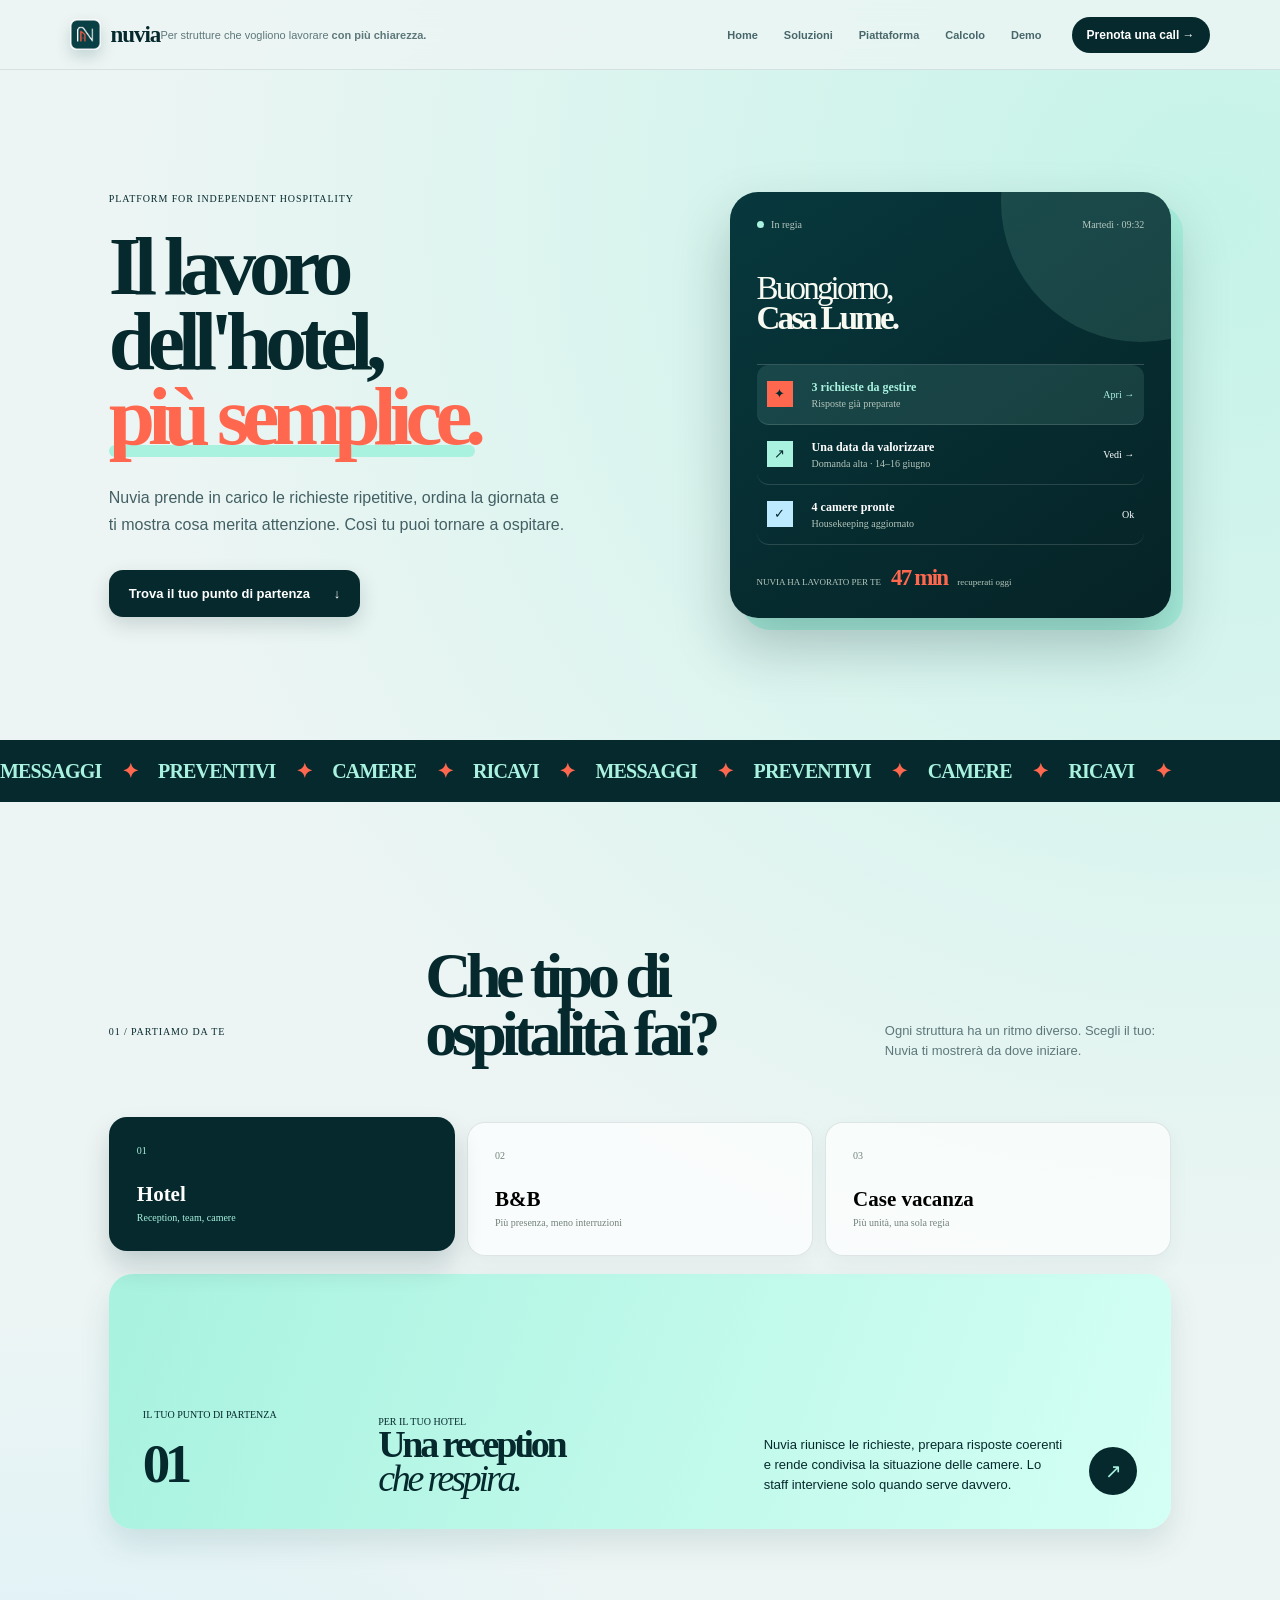
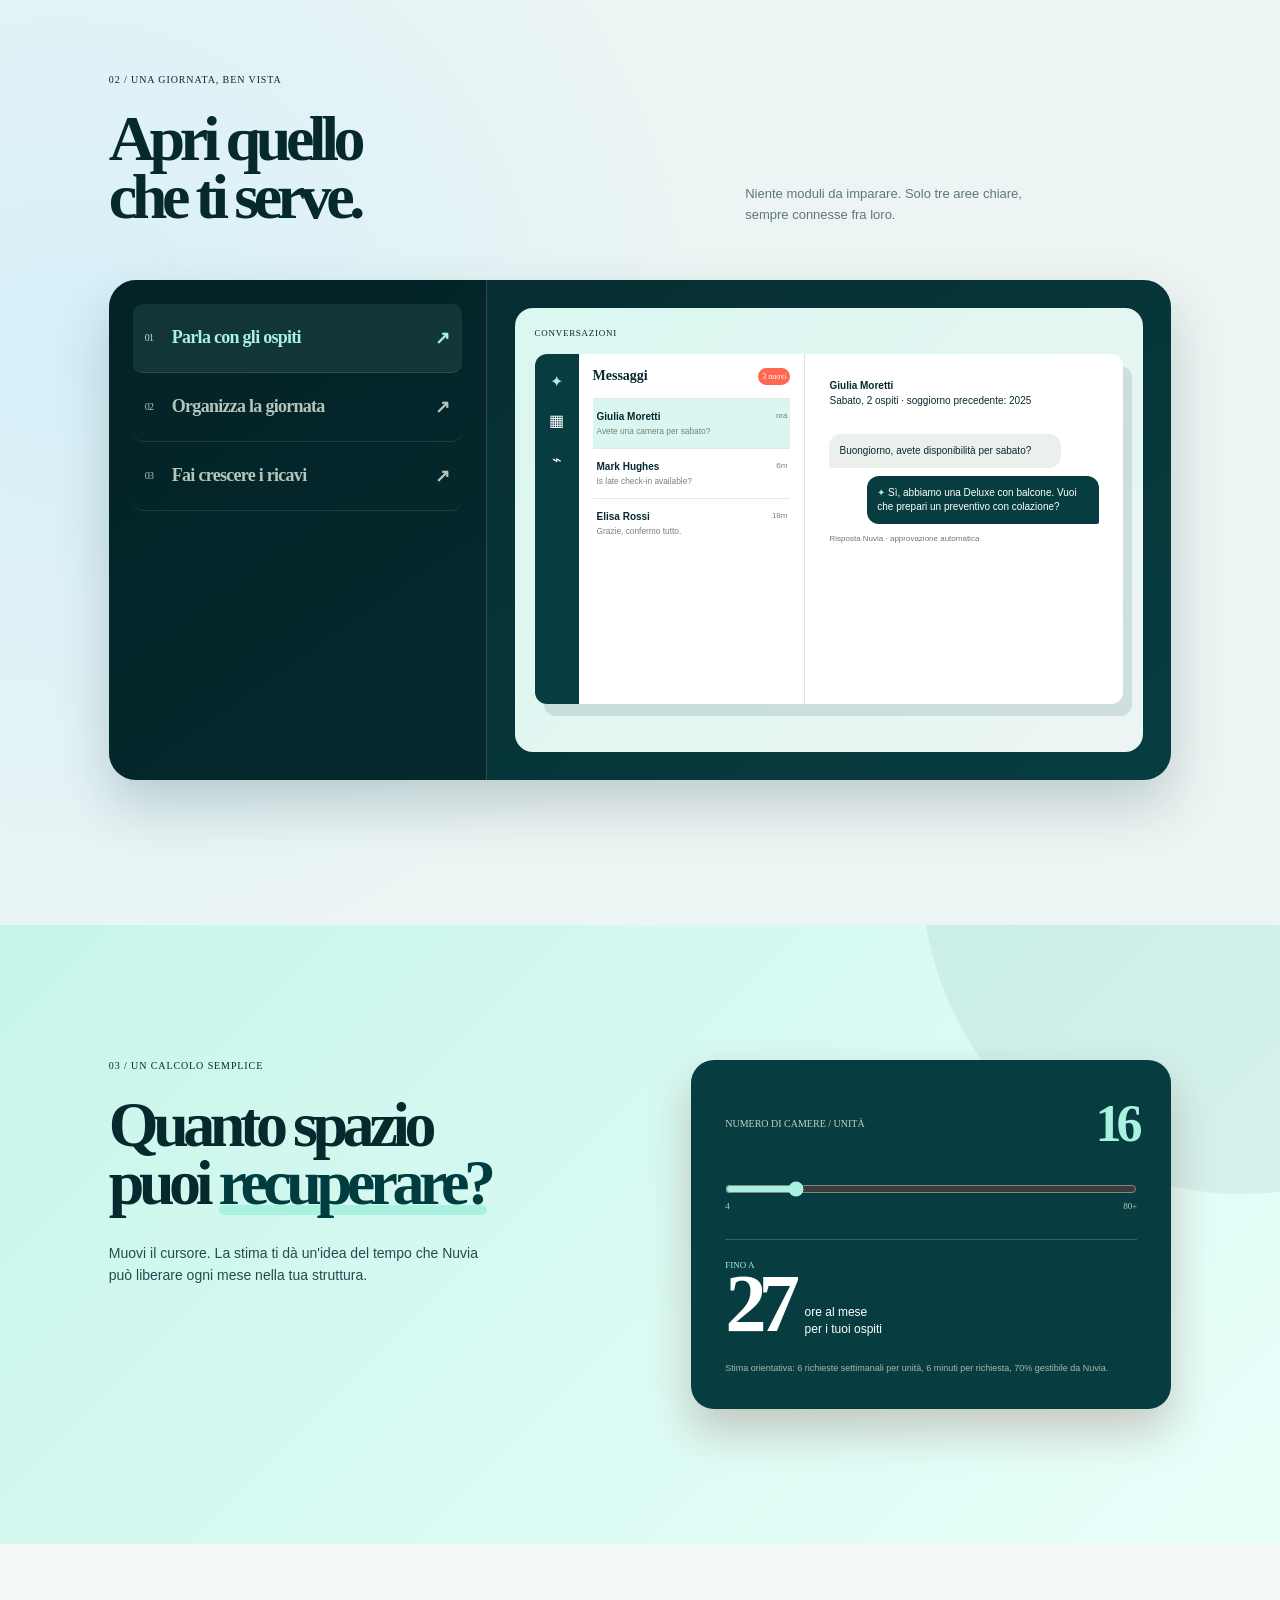
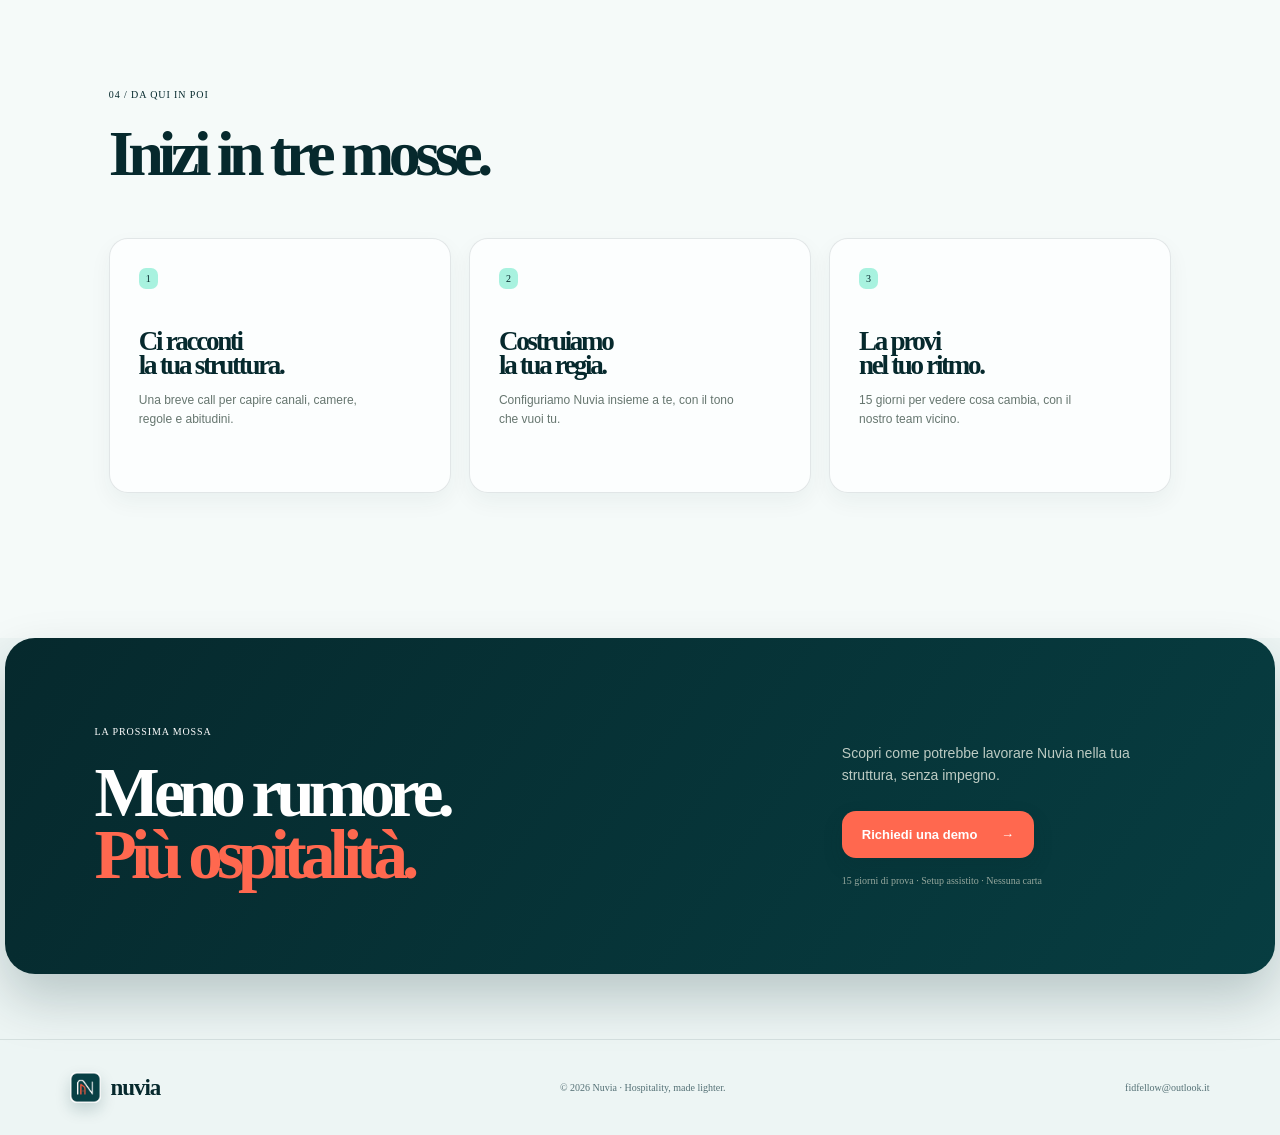
<file: nuvia/index.html>
<!doctype html>
<html lang="it"><head><meta charset="UTF-8">
<meta http-equiv="Content-Security-Policy" content="default-src 'none'; script-src 'self'; script-src-attr 'none'; style-src 'self' https://fonts.googleapis.com; font-src 'self' https://fonts.gstatic.com; img-src 'self'; connect-src 'none'; object-src 'none'; base-uri 'none'; form-action 'none'; frame-src 'none'; upgrade-insecure-requests">
<meta name="referrer" content="no-referrer"><meta name="viewport" content="width=device-width, initial-scale=1.0"><meta name="description" content="Nuvia semplifica ogni giornata nella tua struttura ricettiva."><title>Nuvia — Il lavoro dell'hotel, più semplice.</title><link rel="preconnect" href="https://fonts.googleapis.com"><link rel="preconnect" href="https://fonts.gstatic.com" crossorigin><link href="https://fonts.googleapis.com/css2?family=DM+Mono:wght@400;500&family=Manrope:wght@400;500;600;700&display=swap" rel="stylesheet"><link rel="stylesheet" href="styles.css"><link rel="stylesheet" href="contrast-fix.css"><link rel="stylesheet" href="mobile-nav.css"></head>
<body><header class="topbar"><a class="logo" href="#inizio" aria-label="Nuvia home"><img src="assets/nuvia-logo.svg" alt="Logo Nuvia">nuvia</a><p class="topbar-message">Per strutture che vogliono lavorare <b>con più chiarezza.</b></p><nav class="site-nav" aria-label="Sezioni del sito"><a href="#inizio">Home</a><a href="#configura">Soluzioni</a><a href="#prodotto">Piattaforma</a><a href="#calcolo">Calcolo</a><a href="#demo">Demo</a></nav><a class="mini-link" href="mailto:fidfellow@outlook.it?subject=Prenota%20una%20call%20Nuvia">Prenota una call <span>→</span></a><button class="menu-toggle" type="button" aria-label="Apri menu" aria-expanded="false"><span></span></button></header>
<main id="inizio"><section class="intro"><div class="intro-heading"><p class="tag">PLATFORM FOR INDEPENDENT HOSPITALITY</p><h1>Il lavoro<br>dell'hotel,<br><mark>più semplice.</mark></h1><p class="intro-copy">Nuvia prende in carico le richieste ripetitive, ordina la giornata e ti mostra cosa merita attenzione. Così tu puoi tornare a ospitare.</p><a class="primary-button" href="#configura">Trova il tuo punto di partenza <span>↓</span></a></div><div class="intro-panel"><div class="panel-top"><span class="status"><i></i> In regia</span><span>Martedì · 09:32</span></div><h2>Buongiorno,<br><b>Casa Lume.</b></h2><div class="task-list"><button class="task active"><span class="task-icon coral">✦</span><span><b>3 richieste da gestire</b><small>Risposte già preparate</small></span><strong>Apri →</strong></button><button class="task"><span class="task-icon lime">↗</span><span><b>Una data da valorizzare</b><small>Domanda alta · 14–16 giugno</small></span><strong>Vedi →</strong></button><button class="task"><span class="task-icon sky">✓</span><span><b>4 camere pronte</b><small>Housekeeping aggiornato</small></span><strong>Ok</strong></button></div><div class="panel-foot"><span>NUVIA HA LAVORATO PER TE</span><b>47 min</b><small>recuperati oggi</small></div></div></section>
<section class="marquee"><div>MESSAGGI <i>✦</i> PREVENTIVI <i>✦</i> CAMERE <i>✦</i> RICAVI <i>✦</i> MESSAGGI <i>✦</i> PREVENTIVI <i>✦</i> CAMERE <i>✦</i> RICAVI <i>✦</i></div></section>
<section id="configura" class="quick-start"><div class="section-intro"><p class="tag">01 / PARTIAMO DA TE</p><h2>Che tipo di<br>ospitalità fai?</h2><p>Ogni struttura ha un ritmo diverso. Scegli il tuo: Nuvia ti mostrerà da dove iniziare.</p></div><div class="property-picker" role="tablist"><button class="property-choice selected" data-property="hotel" role="tab" aria-selected="true"><span>01</span><b>Hotel</b><small>Reception, team, camere</small></button><button class="property-choice" data-property="bb" role="tab" aria-selected="false"><span>02</span><b>B&B</b><small>Più presenza, meno interruzioni</small></button><button class="property-choice" data-property="case" role="tab" aria-selected="false"><span>03</span><b>Case vacanza</b><small>Più unità, una sola regia</small></button></div><div class="path-card" id="property-result"><div class="path-number">IL TUO PUNTO DI PARTENZA <b>01</b></div><div><p class="result-kicker">PER IL TUO HOTEL</p><h3>Una reception<br><em>che respira.</em></h3></div><p class="result-text">Nuvia riunisce le richieste, prepara risposte coerenti e rende condivisa la situazione delle camere. Lo staff interviene solo quando serve davvero.</p><a href="#demo" class="arrow-button">↗</a></div></section>
<section class="product-area"><div class="product-head"><div><p class="tag">02 / UNA GIORNATA, BEN VISTA</p><h2>Apri quello<br>che ti serve.</h2></div><p>Niente moduli da imparare. Solo tre aree chiare, sempre connesse fra loro.</p></div><div class="product-explorer"><div class="explorer-nav" role="tablist"><button class="explorer-button selected" data-screen="inbox" role="tab" aria-selected="true"><span>01</span> Parla con gli ospiti <i>↗</i></button><button class="explorer-button" data-screen="flow" role="tab" aria-selected="false"><span>02</span> Organizza la giornata <i>↗</i></button><button class="explorer-button" data-screen="grow" role="tab" aria-selected="false"><span>03</span> Fai crescere i ricavi <i>↗</i></button></div><div class="screen-stage" id="screen-stage"><div class="screen-label">CONVERSAZIONI</div><div class="inbox-screen"><div class="screen-sidebar"><i>✦</i><i>▦</i><i>⌁</i></div><div class="messages"><p class="screen-title">Messaggi <span>3 nuovi</span></p><div class="message-row selected"><b>Giulia Moretti</b><small>Avete una camera per sabato?</small><time>ora</time></div><div class="message-row"><b>Mark Hughes</b><small>Is late check-in available?</small><time>6m</time></div><div class="message-row"><b>Elisa Rossi</b><small>Grazie, confermo tutto.</small><time>18m</time></div></div><div class="reply-box"><p><b>Giulia Moretti</b><br>Sabato, 2 ospiti · soggiorno precedente: 2025</p><div class="guest-bubble">Buongiorno, avete disponibilità per sabato?</div><div class="nuvia-bubble"><span>✦</span> Sì, abbiamo una Deluxe con balcone. Vuoi che prepari un preventivo con colazione?</div><small>Risposta Nuvia · approvazione automatica</small></div></div></div></div></section>
<section class="impact"><div class="impact-copy"><p class="tag">03 / UN CALCOLO SEMPLICE</p><h2>Quanto spazio<br>puoi <mark>recuperare?</mark></h2><p>Muovi il cursore. La stima ti dà un'idea del tempo che Nuvia può liberare ogni mese nella tua struttura.</p></div><div class="calculator"><div class="calculator-top"><span>NUMERO DI CAMERE / UNITÀ</span><strong id="room-count">16</strong></div><input id="rooms" type="range" min="4" max="80" value="16"><div class="range-labels"><span>4</span><span>80+</span></div><div class="impact-result"><span>FINO A</span><b id="hours">27</b><p>ore al mese<br>per i tuoi ospiti</p></div><small>Stima orientativa: 6 richieste settimanali per unità, 6 minuti per richiesta, 70% gestibile da Nuvia.</small></div></section>
<section class="steps"><p class="tag">04 / DA QUI IN POI</p><h2>Inizi in tre mosse.</h2><div class="steps-grid"><article><span>1</span><h3>Ci racconti<br>la tua struttura.</h3><p>Una breve call per capire canali, camere, regole e abitudini.</p></article><article><span>2</span><h3>Costruiamo<br>la tua regia.</h3><p>Configuriamo Nuvia insieme a te, con il tono che vuoi tu.</p></article><article><span>3</span><h3>La provi<br>nel tuo ritmo.</h3><p>15 giorni per vedere cosa cambia, con il nostro team vicino.</p></article></div></section>
<section id="demo" class="final-cta"><div><p class="tag">LA PROSSIMA MOSSA</p><h2>Meno rumore.<br><mark>Più ospitalità.</mark></h2></div><div><p>Scopri come potrebbe lavorare Nuvia nella tua struttura, senza impegno.</p><a class="primary-button light" href="mailto:fidfellow@outlook.it?subject=Richiesta%20demo%20Nuvia">Richiedi una demo <span>→</span></a><small>15 giorni di prova · Setup assistito · Nessuna carta</small></div></section></main>
<footer><a class="logo" href="#inizio" aria-label="Nuvia home"><img src="assets/nuvia-logo.svg" alt="Logo Nuvia">nuvia</a><p>© 2026 Nuvia · Hospitality, made lighter.</p><a href="mailto:fidfellow@outlook.it">fidfellow@outlook.it</a></footer><script src="script.js"></script><script src="mobile-menu.js"></script></body></html>
</file>
<file: nuvia/styles.css>
:root {
  --ink: #06292d;
  --ink-soft: #0b4449;
  --paper: #edf5f4;
  --mint: #a8f2df;
  --coral: #ff684f;
  --sky: #bdeaff;
  --muted: #5e777a;
  --line: rgba(6, 41, 45, .13);
}
* { box-sizing: border-box; }
html { scroll-behavior: smooth; }
body { margin: 0; color: var(--ink); background: radial-gradient(circle at 95% 5%, rgba(168,242,223,.58), transparent 26%), radial-gradient(circle at 5% 45%, rgba(189,234,255,.48), transparent 25%), var(--paper); font-family: Manrope, sans-serif; }
a { color: inherit; text-decoration: none; }
.topbar { height: 70px; padding: 0 5.5vw; display: flex; align-items: center; justify-content: space-between; position: sticky; top: 0; z-index: 30; border-bottom: 1px solid rgba(6,41,45,.09); background: rgba(237,245,244,.8); backdrop-filter: blur(18px); }
.logo { display: flex; align-items: center; gap: 9px; font: 700 23px 'Space Grotesk'; letter-spacing: -1px; }
.logo img { width: 31px; height: 31px; display: block; border-radius: 10px; box-shadow: 0 7px 15px rgba(0,61,65,.18); }
.topbar-message { margin: 0; font-size: 11px; color: var(--muted); }
.mini-link { padding: 11px 15px; border-radius: 999px; color: white; background: var(--ink); font-size: 12px; font-weight: 700; }
.intro { min-height: 670px; max-width: 1440px; margin: auto; padding: 88px 8.5vw; display: grid; grid-template-columns: 1.08fr .92fr; align-items: center; gap: 8vw; }
.tag { margin: 0 0 25px; font: 10px 'DM Mono'; letter-spacing: .09em; }
h1,h2,h3 { margin: 0; font-family: 'Space Grotesk'; letter-spacing: -.085em; line-height: .9; }
.intro h1 { font-size: clamp(58px,6.5vw,100px); }
mark { color: var(--coral); background: transparent; position: relative; }
mark::after { content: ''; position: absolute; left: 0; right: .05em; bottom: .05em; height: .15em; border-radius: 10px; background: var(--mint); z-index: -1; }
.intro-copy { max-width: 460px; margin: 32px 0; color: #436064; font-size: 16px; line-height: 1.65; }
.primary-button { display: inline-block; padding: 16px 20px; border-radius: 14px; color: white; background: var(--ink); box-shadow: 0 8px 20px rgba(6,41,45,.16); font-size: 13px; font-weight: 800; transition: .2s; }
.primary-button span { padding-left: 20px; }
.primary-button:hover { transform: translateY(-3px); box-shadow: 0 13px 26px rgba(6,41,45,.2), 0 0 0 4px rgba(168,242,223,.7); }
.intro-panel { padding: 27px; overflow: hidden; position: relative; border-radius: 28px; color: #f8faf2; background: linear-gradient(145deg,#07383d,#062326); box-shadow: 0 28px 55px rgba(7,41,43,.25), 12px 12px 0 rgba(168,242,223,.9); }
.intro-panel::after { content: ''; width: 280px; height: 280px; position: absolute; right: -110px; top: -130px; border-radius: 50%; background: rgba(168,242,223,.12); }
.panel-top { display: flex; justify-content: space-between; color: #b8c8bf; font: 10px 'DM Mono'; position: relative; z-index: 1; }.status i { width: 7px; height: 7px; margin-right: 5px; display: inline-block; border-radius: 50%; background: var(--mint); }
.intro-panel h2 { margin: 44px 0 30px; font-size: 33px; font-weight: 400; position: relative; z-index: 1; }.task-list { border-top: 1px solid rgba(255,255,255,.18); position: relative; z-index: 1; }
.task { width: 100%; padding: 15px 10px; display: grid; grid-template-columns: 35px 1fr auto; gap: 10px; align-items: center; text-align: left; border: 0; border-bottom: 1px solid rgba(255,255,255,.14); border-radius: 12px; color: white; background: none; font: 12px Manrope; }
.task.active { color: var(--mint); background: rgba(168,242,223,.11); }.task b,.task small { display: block; }.task small { margin-top: 3px; color: #b4c5ba; font-size: 10px; }.task strong { font: 10px 'DM Mono'; font-weight: 400; }.task-icon { width: 26px; height: 26px; display: grid; place-items: center; color: var(--ink); font-size: 13px; }.coral { background: var(--coral); }.lime { background: var(--mint); }.sky { background: var(--sky); }
.panel-foot { padding-top: 20px; display: flex; align-items: baseline; gap: 10px; position: relative; z-index: 1; }.panel-foot span,.panel-foot small { color: #b6c7bc; font: 9px 'DM Mono'; }.panel-foot b { color: var(--coral); font: 700 23px 'Space Grotesk'; letter-spacing: -.08em; }
.marquee { overflow: hidden; padding: 19px 0; white-space: nowrap; color: var(--mint); background: var(--ink); font: 600 20px 'Space Grotesk'; letter-spacing: -.04em; }.marquee div { width: max-content; animation: scroll 28s linear infinite; }.marquee i { padding: 0 16px; color: var(--coral); font-style: normal; }@keyframes scroll { to { transform: translateX(-50%); } }
.quick-start,.product-area,.steps { max-width: 1440px; margin: auto; padding: 145px 8.5vw; }.section-intro { display: grid; grid-template-columns: 1fr 1.5fr 1fr; gap: 30px; align-items: end; margin-bottom: 60px; }.section-intro h2,.product-head h2 { font-size: clamp(42px,5vw,70px); }.section-intro>p:last-child,.product-head>p { margin: 12px 0 0; color: var(--muted); font-size: 13px; line-height: 1.6; }
.property-picker { display: grid; grid-template-columns: repeat(3,1fr); gap: 12px; }.property-choice { padding: 27px; text-align: left; cursor: pointer; border: 1px solid rgba(6,41,45,.11); border-radius: 18px; background: rgba(255,255,255,.68); box-shadow: 0 8px 20px rgba(8,53,55,.05); font-family: Manrope; transition: .2s; }.property-choice:hover,.property-choice.selected { transform: translateY(-5px); color: white; background: var(--ink); box-shadow: 0 15px 27px rgba(6,41,45,.18); }.property-choice span,.property-choice small { display: block; color: #73827c; font: 10px 'DM Mono'; }.property-choice.selected span,.property-choice.selected small { color: var(--mint); }.property-choice b { display: block; margin: 26px 0 5px; font-size: 21px; }
.path-card { min-height: 255px; margin-top: 18px; padding: 34px; display: grid; grid-template-columns: .7fr 1.2fr 1fr auto; gap: 25px; align-items: end; border-radius: 24px; background: linear-gradient(110deg,#a8f2df,#d4fff4); box-shadow: 0 14px 30px rgba(8,74,71,.12); transition: opacity .14s; }.path-number,.result-kicker { margin: 0; font: 10px 'DM Mono'; }.path-number b { display: block; margin-top: 12px; font: 600 55px 'Space Grotesk'; letter-spacing: -.1em; }.path-card h3 { font-size: 38px; }.path-card h3 em { font-weight: 400; }.result-text { margin: 0; font-size: 13px; line-height: 1.55; }.arrow-button { width: 48px; height: 48px; display: grid; place-items: center; border-radius: 50%; color: var(--mint); background: var(--ink); font-size: 20px; }
.product-area { padding-top: 0; }.product-head { display: grid; grid-template-columns: 1.4fr 1fr; gap: 40px; align-items: end; margin-bottom: 55px; }.product-head>p { max-width: 290px; }.product-explorer { min-height: 500px; display: grid; grid-template-columns: .8fr 1.45fr; overflow: hidden; border-radius: 27px; background: linear-gradient(145deg,#06292d,#073d41); box-shadow: 0 25px 55px rgba(7,47,49,.2); }.explorer-nav { padding: 24px; background: rgba(2,24,27,.36); border-right: 1px solid rgba(255,255,255,.18); }.explorer-button { width: 100%; padding: 23px 12px; display: grid; grid-template-columns: 27px 1fr auto; text-align: left; cursor: pointer; border: 0; border-bottom: 1px solid rgba(255,255,255,.11); border-radius: 10px; color: #b4c5bc; background: none; font: 600 18px 'Space Grotesk'; letter-spacing: -.04em; }.explorer-button span { padding-top: 5px; font: 10px 'DM Mono'; }.explorer-button i { font-style: normal; }.explorer-button:hover,.explorer-button.selected { color: var(--mint); background: rgba(168,242,223,.09); }
.screen-stage { margin: 28px; padding: 20px; overflow: hidden; border-radius: 18px; color: var(--ink); background: linear-gradient(135deg,#d9f7f0,#edf5f4); transition: opacity .13s; }.screen-label { margin-bottom: 16px; font: 9px 'DM Mono'; letter-spacing: .08em; }.inbox-screen { height: 350px; display: grid; grid-template-columns: 44px 1fr 1.4fr; overflow: hidden; border-radius: 12px; background: white; box-shadow: 9px 12px 0 rgba(0,61,65,.12); }.screen-sidebar { padding: 18px 0; display: flex; flex-direction: column; align-items: center; gap: 20px; color: white; background: #073d41; }.screen-sidebar i { font-style: normal; }.screen-sidebar i:first-child { color: var(--mint); }.messages { padding: 14px; border-right: 1px solid #dce4de; }.screen-title { margin: 0 0 14px; font: 600 14px 'Space Grotesk'; }.screen-title span { float: right; padding: 4px; border-radius: 999px; color: white; background: var(--coral); font: 8px 'DM Mono'; }.message-row { position: relative; padding: 12px 4px; border-top: 1px solid #e3e9e4; font-size: 10px; }.message-row.selected { background: #d9f7f0; }.message-row b,.message-row small { display: block; }.message-row small,.message-row time { color: #73827c; }.message-row small { margin-top: 4px; }.message-row time { position: absolute; top: 12px; right: 3px; font-size: 8px; }.reply-box { padding: 24px; font-size: 10px; }.reply-box>p { margin: 0 0 26px; line-height: 1.5; }.guest-bubble,.nuvia-bubble { max-width: 86%; margin: 8px 0; padding: 10px; line-height: 1.4; }.guest-bubble { border-radius: 12px 12px 12px 2px; background: #ecf0ec; }.nuvia-bubble { margin-left: auto; border-radius: 12px 12px 2px 12px; color: white; background: #073d41; }.nuvia-bubble span { color: var(--mint); }.reply-box>small { color: #697b72; font-size: 8px; }
.impact { padding: 135px 8.5vw; display: grid; grid-template-columns: 1fr 1fr; gap: 8vw; overflow: hidden; position: relative; background: linear-gradient(120deg,var(--coral),#ff876d); }.impact::before { content: ''; width: 50vw; height: 50vw; position: absolute; right: -22vw; top: -29vw; border-radius: 50%; background: rgba(255,255,255,.11); }.impact-copy,.calculator { position: relative; z-index: 1; }.impact h2 { font-size: clamp(42px,5vw,70px); }.impact-copy>p:not(.tag) { max-width: 370px; margin: 30px 0 0; font-size: 14px; line-height: 1.6; }.calculator { align-self: center; padding: 34px; border-radius: 23px; color: white; background: #073d41; box-shadow: 0 22px 44px rgba(109,38,26,.24); }.calculator-top { display: flex; align-items: center; justify-content: space-between; color: #c1d1c8; font: 10px 'DM Mono'; }.calculator-top strong { color: var(--mint); font: 600 52px 'Space Grotesk'; letter-spacing: -.1em; }input[type=range] { width: 100%; margin: 28px 0 0; accent-color: var(--mint); }.range-labels { display: flex; justify-content: space-between; color: #b8c7be; font: 9px 'DM Mono'; }.impact-result { margin-top: 28px; padding-top: 20px; display: grid; grid-template-columns: auto 1fr; align-items: end; column-gap: 13px; border-top: 1px solid rgba(255,255,255,.2); }.impact-result span { grid-column: 1/-1; color: var(--mint); font: 9px 'DM Mono'; }.impact-result b { font: 600 83px/.8 'Space Grotesk'; letter-spacing: -.1em; }.impact-result p { margin: 0; font-size: 12px; line-height: 1.35; }.calculator>small { display: block; margin-top: 25px; color: #a6b6ad; font-size: 9px; line-height: 1.5; }
.steps { background: rgba(255,255,255,.43); }.steps h2 { margin-bottom: 55px; font-size: clamp(42px,5vw,70px); }.steps-grid { display: grid; grid-template-columns: repeat(3,1fr); gap: 18px; }.steps-grid article { min-height: 255px; padding: 29px; border: 1px solid rgba(6,41,45,.11); border-radius: 19px; background: rgba(255,255,255,.72); box-shadow: 0 9px 22px rgba(7,52,54,.05); transition: .2s; }.steps-grid article:hover { transform: translateY(-5px); box-shadow: 0 17px 28px rgba(7,52,54,.12); }.steps-grid span { padding: 5px 7px; border-radius: 7px; background: var(--mint); font: 10px 'DM Mono'; }.steps-grid h3 { margin: 43px 0 14px; font-size: 27px; }.steps-grid p { max-width: 240px; color: #66766f; font-size: 12px; line-height: 1.55; }
.final-cta { max-width: 1270px; margin: 0 auto 65px; padding: 88px 7vw; display: grid; grid-template-columns: 1.4fr .7fr; gap: 60px; align-items: end; border-radius: 30px; color: white; background: linear-gradient(125deg,#06292d,#073d41); box-shadow: 0 25px 52px rgba(6,41,45,.22); }.final-cta h2 { font-size: clamp(48px,5.4vw,76px); }.final-cta>div>p:not(.tag) { margin: 0 0 25px; color: #bdcbc3; font-size: 14px; line-height: 1.55; }.light { color: white; background: var(--coral); }.final-cta small { display: block; margin-top: 17px; color: #95a79d; font: 10px 'DM Mono'; }footer { padding: 32px 5.5vw; display: flex; align-items: center; justify-content: space-between; border-top: 1px solid rgba(6,41,45,.1); }footer p,footer>a:last-child { color: #557176; font: 10px 'DM Mono'; }
@media(max-width:800px){.topbar{height:64px;padding:0 6vw}.topbar-message{display:none}.mini-link{padding:9px 12px}.intro{min-height:0;padding:74px 6vw 78px;display:block}.intro h1{font-size:59px}.intro-panel{margin-top:65px;border-radius:22px;box-shadow:9px 9px 0 var(--mint)}.marquee{font-size:16px}.quick-start,.product-area,.steps{padding:90px 6vw}.section-intro,.product-head,.impact,.final-cta{display:block}.section-intro>p:last-child,.product-head>p{margin-top:24px}.property-picker{grid-template-columns:1fr;gap:9px}.property-choice{padding:15px 20px}.property-choice:hover,.property-choice.selected{transform:none}.property-choice b{margin:8px 0 3px}.path-card{grid-template-columns:1fr;gap:20px;padding:25px;border-radius:20px}.path-number b{margin-top:6px;font-size:42px}.arrow-button{justify-self:end}.product-explorer{display:block;border-radius:20px}.explorer-nav{border-right:0}.explorer-button{padding:16px 6px;font-size:16px}.screen-stage{margin:0 15px 15px;padding:13px}.inbox-screen{height:330px;grid-template-columns:32px 1fr}.screen-sidebar{padding:13px 0}.reply-box{display:none}.messages{border:0}.impact{padding:90px 6vw}.impact-copy{margin-bottom:45px}.steps-grid{grid-template-columns:1fr;gap:12px}.steps-grid article{min-height:0;padding:24px;border-radius:15px}.steps-grid h3{margin:27px 0 10px}.final-cta{margin:0 6vw 40px;padding:62px 7vw;border-radius:20px}.final-cta>div+div{margin-top:35px}footer{padding:30px 6vw;display:block}footer p,footer>a:last-child{display:block;margin:21px 0 0}}
/* Official Nuvia mark supplied by FidFellow */
.logo img{content:url("assets/nuvia-logo-official.webp");border-radius:22%}
</file>
<file: nuvia/contrast-fix.css>
/* Higher contrast for the interactive calculator section. */
.impact {
  background: linear-gradient(135deg, #c7f5ea 0%, #e9fffa 100%);
  color: #06292d;
}

.impact::before {
  background: rgba(0, 61, 65, .06);
}

.impact h2 mark {
  color: #003d41;
}

.impact-copy > p:not(.tag) {
  color: #244c50;
}
</file>
<file: nuvia/mobile-nav.css>
.site-nav{display:flex;align-items:center;gap:26px;margin-left:auto;margin-right:30px}.site-nav a{color:#48666a;font-size:11px;font-weight:700;transition:color .2s}.site-nav a:hover{color:#ff684f}.menu-toggle{display:none;width:42px;height:42px;place-items:center;padding:0;cursor:pointer;border:0;border-radius:12px;color:#edf5f4;background:#06292d}.menu-toggle span,.menu-toggle::before,.menu-toggle::after{width:18px;height:1.5px;display:block;content:'';background:currentColor;transition:transform .2s,opacity .2s}.menu-toggle::before{transform:translateY(-6px)}.menu-toggle::after{transform:translateY(6px)}.menu-toggle.is-open span{opacity:0}.menu-toggle.is-open::before{transform:translateY(1.5px) rotate(45deg)}.menu-toggle.is-open::after{transform:translateY(-1.5px) rotate(-45deg)}
@media(max-width:800px){.topbar{gap:10px}.logo{position:relative;z-index:32}.logo img{width:35px;height:35px;border-radius:11px}.topbar .mini-link{display:none}.menu-toggle{display:grid;position:relative;z-index:32;margin-left:auto}.site-nav{width:min(92vw,420px);padding:88px 22px 24px;display:flex;flex-direction:column;align-items:stretch;gap:0;position:fixed;top:12px;right:4vw;z-index:31;border:1px solid rgba(168,242,223,.25);border-radius:23px;opacity:0;visibility:hidden;transform:translateY(-15px) scale(.97);pointer-events:none;background:rgba(6,41,45,.98);box-shadow:0 23px 50px rgba(0,28,31,.27);transition:.22s}.site-nav.is-open{opacity:1;visibility:visible;transform:none;pointer-events:auto}.site-nav a{padding:17px 4px;border-bottom:1px solid rgba(255,255,255,.14);color:#edf5f4;font-size:17px;font-family:'Space Grotesk';letter-spacing:-.03em}.site-nav a:last-child{border:0}.site-nav a:hover{color:#a8f2df}.site-nav::after{content:'NUVIA · HOSPITALITY, SIMPLIFIED';margin-top:24px;color:#9bb4b1;font:9px 'DM Mono';letter-spacing:.07em}}
</file>
